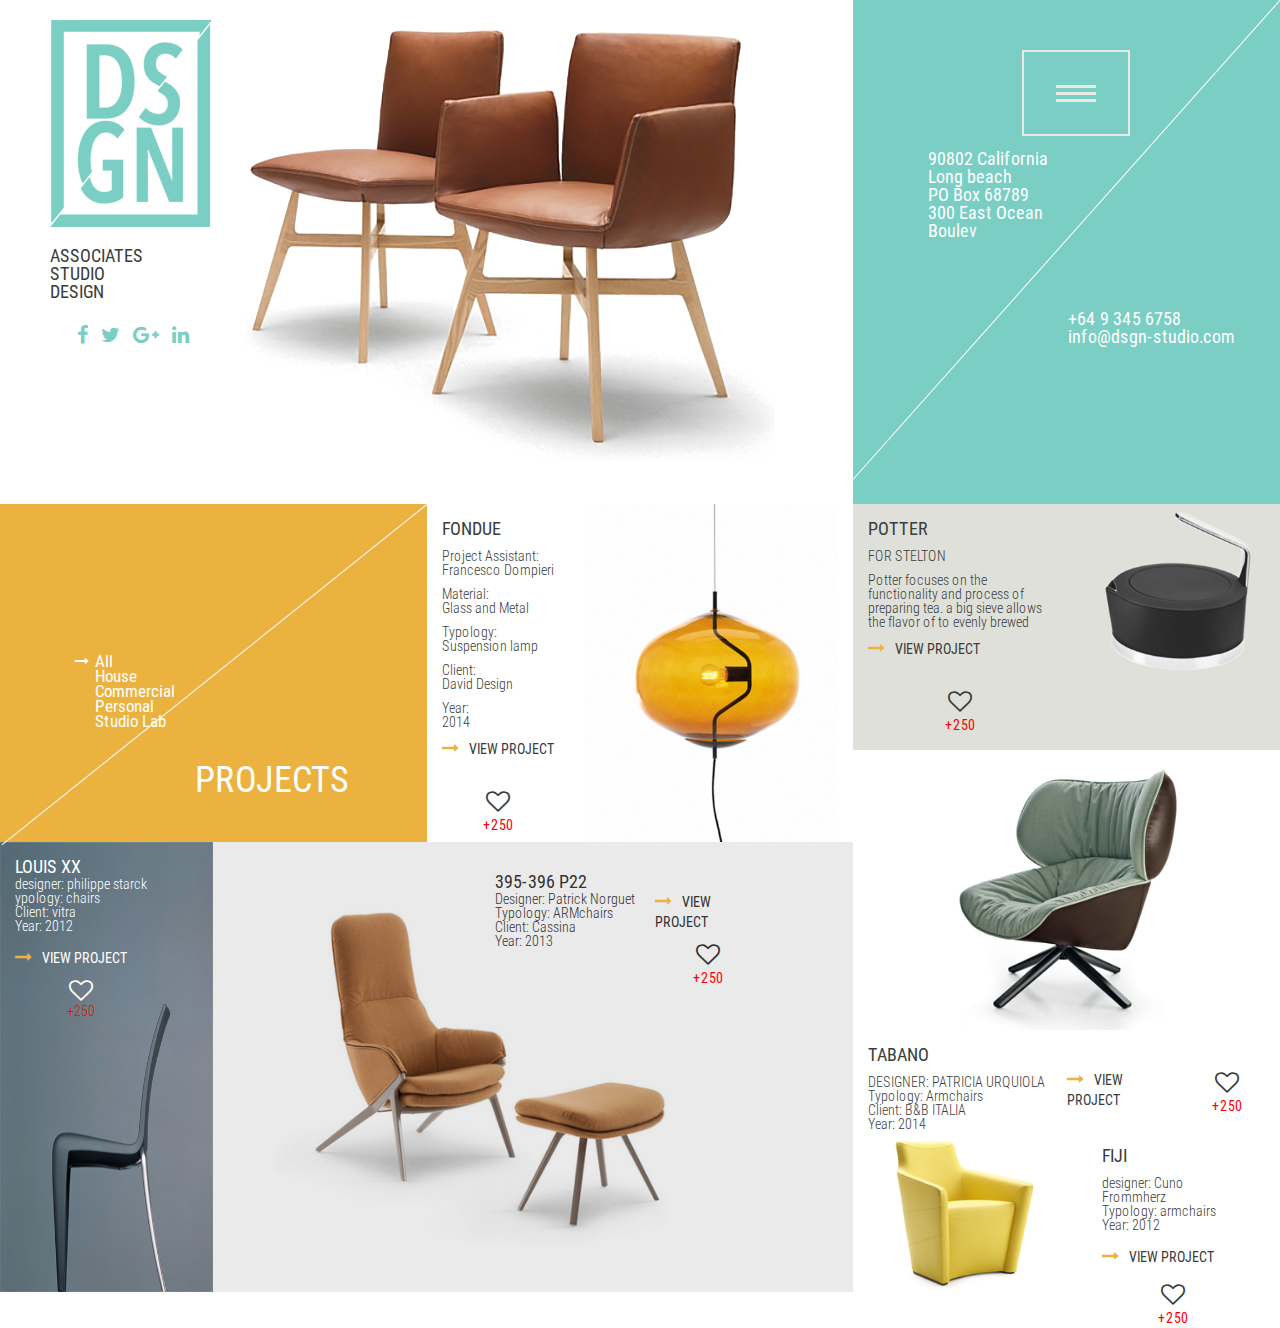
<file: index.html>
<!DOCTYPE html>
<html>
  <head>
    <meta name="viewport" content="width=device-width, initial-scale=1">
    <link rel="stylesheet" href="https://maxcdn.bootstrapcdn.com/bootstrap/3.3.7/css/bootstrap.min.css">
    <link rel="stylesheet" href="css/style.css">
    <link rel="stylesheet" href="font-awesome-4.7.0/css/font-awesome.min.css">
  </head>
  <body>
    <div class="menu"><img src="imgs/menuBar.png"></div>
    <section class="sec1 clearfix">
      <div class="col-md-8 clearfix">
        <div class="whiteB clearfix">
          <div class="col-md-3"><img src="imgs/logo.png"><span>ASSOCIATES </span><span>STUDIO </span><span>DESIGN</span>
            <ul> 
              <li> <i class="fa fa-facebook"></i></li>
              <li> <i class="fa fa-twitter"></i></li>
              <li> <i class="fa fa-google-plus"></i></li>
              <li> <i class="fa fa-linkedin"></i></li>
            </ul>
          </div>
          <div class="col-md-9"><img src="imgs/chair.png"></div>
        </div>
      </div>
      <div class="col-md-4 clearfix">
        <div class="mintBack">
          <p> <span>90802 California </span><span>Long beach </span><span>PO Box 68789 </span><span>300 East Ocean  </span><span>Boulev</span></p>
          <div class="line"></div>
          <p><span>+64 9 345 6758 </span><span>info@dsgn-studio.com</span></p>
        </div>
      </div>
    </section>
    <section class="sec2 clearfix">
      <div class="col-md-8 displayT noPadd">
        <div class="col-md-6 clearfix displayTC">
          <div class="yellow">
            <div class="blockM clearfix"><i class="fa fa-long-arrow-right"></i>
              <p><span>All</span><span>House </span><span>Commercial </span><span>Personal </span><span>Studio Lab</span></p>
            </div>
            <div class="line"></div>
            <h3>PROJECTS</h3>
          </div>
        </div>
        <div class="col-md-6 clearfix displayTC noPadd">
          <div class="col-md-4 noPadd">
            <div class="marginL auto">
              <h4>FONDUE</h4>
              <p><span class="spanL">Project Assistant: </span><span class="spanL">Francesco Dompieri</span></p>
              <p><span class="spanL">Material: </span><span class="spanL">Glass and Metal</span></p>
              <p><span class="spanL">Typology: </span><span class="spanL">Suspension lamp</span></p>
              <p><span class="spanL">Client: </span><span class="spanL"> David Design</span></p>
              <p><span class="spanL">Year: </span><span class="spanL"> 2014</span></p>
              <div class="arrowS"><i class="fa fa-long-arrow-right"></i><a>view project</a></div>
            </div>
            <center class="heart"><i class="fa fa-heart-o"></i><span>+250</span></center>
          </div>
          <div class="col-md-8"><img src="imgs/lamp.png"></div>
        </div>
      </div>
      <div class="col-md-4 noPadd gray">
        <div class="col-md-6">
          <div class="auto">
            <h4>potter</h4>
            <p><span class="spanL capt">for stelton</span></p>
            <p><span class="spanL">Potter focuses on the functionality and process of preparing tea. a big sieve allows the flavor of to evenly brewed</span></p>
            <div class="arrowS"><i class="fa fa-long-arrow-right"></i><a>view project</a></div>
          </div>
          <center class="heart"><i class="fa fa-heart-o"></i><span>+250</span></center>
        </div>
        <div class="col-md-6 noPadd"><img src="imgs/potter.png"></div>
      </div>
      <div class="col-md-4 noPadd floatR">
        <div class="col-md-12 noPadd center"><img class="custImg" src="imgs/chair2.png"></div>
        <div class="col-md-6">
          <div class="auto">
            <h4>tabano</h4><span>DESIGNER: PATRICIA URQUIOLA</span><span>Typology: Armchairs</span><span>Client: B&B ITALIA</span><span>Year: 2014</span>
          </div>
        </div>
        <div class="col-md-6 noPadd block">
          <div class="col-md-6 noPadd">
            <div class="arrowS"><i class="fa fa-long-arrow-right"></i><a>view project</a></div>
          </div>
          <div class="col-md-6 noPadd">
            <center class="heart"><i class="fa fa-heart-o"></i><span>+250</span></center>
          </div>
        </div>
      </div>
      <div class="col-md-2 noPadd backImg"><img src="imgs/backImg.png">
        <div class="textAbs auto">
          <h4>louis xx</h4><span>designer: philippe starck </span><span>ypology: chairs</span><span>Client: vitra</span><span>Year: 2012</span>
          <div class="arrowS"><i class="fa fa-long-arrow-right"></i><a>view project</a></div>
          <center class="heart"><i class="fa fa-heart-o"></i><span>+250</span></center>
        </div>
      </div>
      <div class="col-md-6 noPadd gray2 backImg"><img src="imgs/brownChair.png">
        <div class="textAbs">
          <div class="col-md-offset-5 col-md-3 noPadd">
            <div class="auto">
              <h4>395-396 P22</h4><span>Designer: Patrick Norguet</span><span>Typology: ARMchairs</span><span>Client: Cassina</span><span>Year: 2013</span>
            </div>
          </div>
          <div class="col-md-4 noPadd block">
            <div class="col-md-6 noPadd">
              <div class="arrowS"><i class="fa fa-long-arrow-right"></i><a>view project</a></div>
              <center class="heart"><i class="fa fa-heart-o"></i><span>+250</span></center>
            </div>
          </div>
        </div>
      </div>
      <div class="col-md-4 noPadd">
        <div class="col-md-6 noPadd"><img src="imgs/yellow2.png"></div>
        <div class="col-md-offset-1 col-md-4 noPadd">
          <div class="auto">
            <h4>FIJI</h4><span>designer: Cuno Frommherz</span><span>Typology: armchairs</span><span>Year: 2012</span>
          </div>
          <div class="arrowS marg10"><i class="fa fa-long-arrow-right"></i><a>view project</a></div>
          <center class="heart marg10"><i class="fa fa-heart-o"></i><span>+250</span></center>
        </div>
      </div>
    </section>
    <footer></footer>
    <script src="https://ajax.googleapis.com/ajax/libs/jquery/1.12.0/jquery.min.js"></script>
    <script src="https://maxcdn.bootstrapcdn.com/bootstrap/3.3.7/js/bootstrap.min.js"></script>
    <script src="js/js.js"></script>
  </body>
</html>
</file>
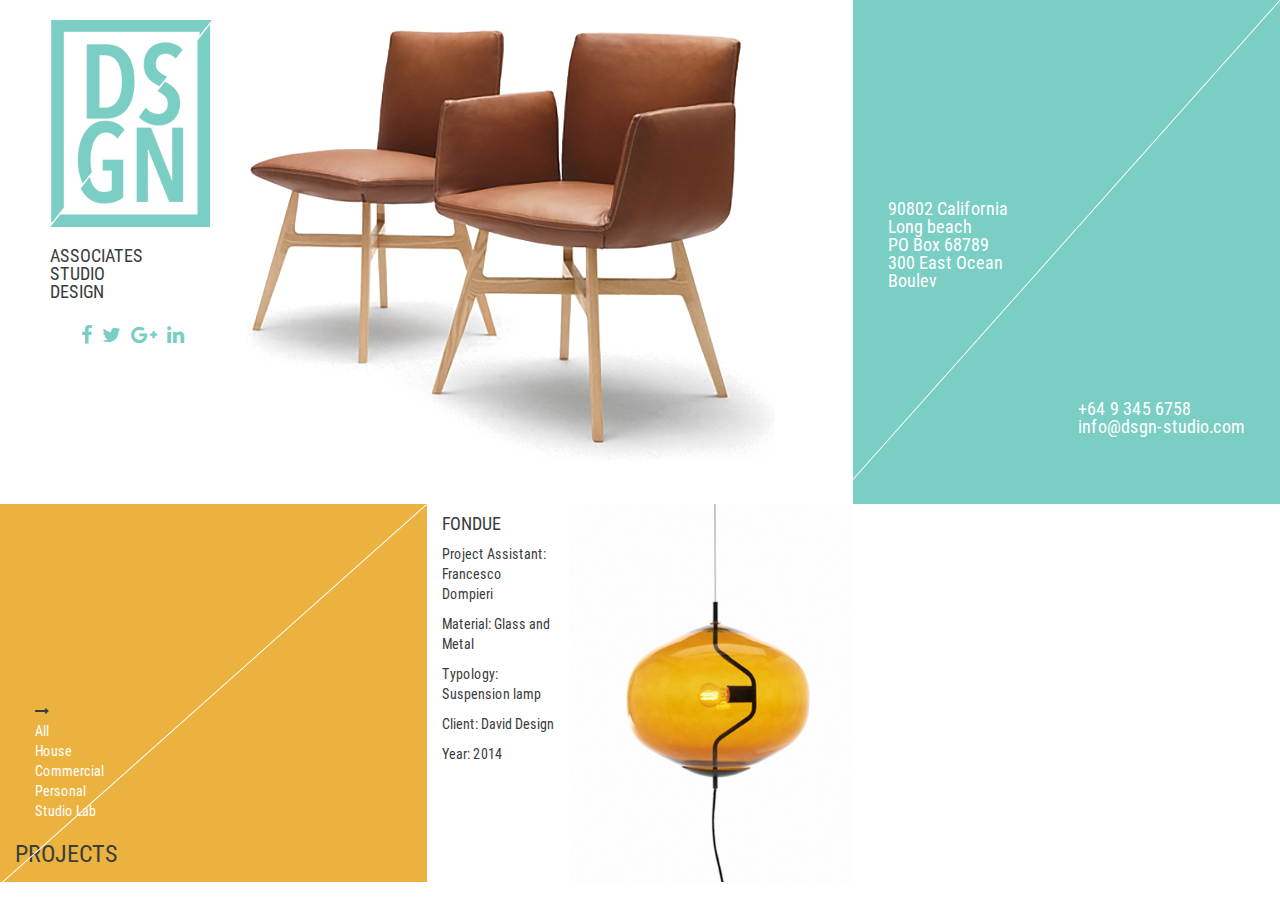
<file: studio-master/index.html>
<!DOCTYPE html><html><head><meta name="viewport" content="width=device-width, initial-scale=1"><link rel="stylesheet" href="https://maxcdn.bootstrapcdn.com/bootstrap/3.3.7/css/bootstrap.min.css"><link rel="stylesheet" href="css/style.css"><link rel="stylesheet" href="font-awesome-4.7.0/css/font-awesome.min.css"></head><body><div class="menu"><img src="imgs/menuBar.png"></div><section class="sec1"><div class="col-md-8 clearfix"><div class="whiteB clearfix"><div class="col-md-3"><img src="imgs/logo.png"><span>ASSOCIATES </span><span>STUDIO </span><span>DESIGN</span><ul> <li> <i class="fa fa-facebook"></i></li><li> <i class="fa fa-twitter"></i></li><li> <i class="fa fa-google-plus"></i></li><li> <i class="fa fa-linkedin"></i></li></ul></div><div class="col-md-9"><img src="imgs/chair.png"></div></div></div><div class="col-md-4 clearfix"><div class="mintBack"><p> <span>90802 California </span><span>Long beach </span><span>PO Box 68789 </span><span>300 East Ocean  </span><span>Boulev</span></p><div class="line"></div><p><span>+64 9 345 6758 </span><span>info@dsgn-studio.com</span></p></div></div></section><section class="sec2"><div class="col-md-8 displayT"><div class="col-md-6 clearfix displayTC"><div class="yellow"><i class="fa fa-long-arrow-right"></i><p><span>All</span><span>House </span><span>Commercial </span><span>Personal </span><span>Studio Lab</span></p><div class="line"></div><h3>PROJECTS</h3></div></div><div class="col-md-6 clearfix displayTC"><div class="col-md-4"><h4>FONDUE</h4><p><span class="spanT">Project Assistant: </span><span class="spanP">Francesco Dompieri</span></p><p><span class="spanT">Material: </span><span class="spanP">Glass and Metal</span></p><p><span class="spanT">Typology: </span><span class="spanP">Suspension lamp</span></p><p><span class="spanT">Client: </span><span class="spanP"> David Design</span></p><p><span class="spanT">Year: </span><span class="spanP"> 2014</span></p></div><div class="col-md-8"><img src="imgs/lamp.png"></div></div></div></section><footer></footer><script src="https://ajax.googleapis.com/ajax/libs/jquery/1.12.0/jquery.min.js"></script><script src="https://maxcdn.bootstrapcdn.com/bootstrap/3.3.7/js/bootstrap.min.js"></script><script src="js/js.js"></script></body></html>
</file>
<file: css/style.css>
/*fonts*/
@font-face {
  font-family: reg;
  src: url(../fonts/RobotoCondensed-Regular.ttf); }
@font-face {
  font-family: light;
  src: url(../fonts/RobotoCondensed-Light.ttf); }
/*colors*/
/*-----------public----------*/
body {
  font-family: reg;
  color: #393d3c;
  line-height: auto; }

.line {
  z-index: 1;
  height: 1px;
  background-color: white;
  position: absolute;
  top: 0;
  right: 0;
  transform-origin: top right;
  transform-style: flat;
  -webkit-transform: rotate(-48.3deg);
  /* Safari and Chrome */
  -ms-transform: rotate(-48.3deg);
  /* IE 9 */
  transform: rotate(-48.3deg); }

.displayT {
  display: table; }

.displayTC {
  display: table-cell;
  float: none; }

.marginL {
  margin-left: 15px; }

.noPadd {
  padding: 0; }

.auto {
  margin-top: 15px; }
  .auto h4 {
    text-transform: uppercase; }
  .auto span {
    line-height: 1;
    font-family: light;
    display: block; }

.gray {
  background: #dfe0d9;
  padding-bottom: 15px; }

.capt {
  text-transform: uppercase; }

.floatR {
  float: right; }

.gray2 {
  background: #eaeaea; }

body section .marg10 {
  margin-top: 15px; }

.center {
  text-align: center; }

/*------------*/
/*menu style*/
.menu {
  position: fixed;
  right: 150px;
  top: 50px;
  padding: 30px;
  border: 2px solid #e9eae2;
  z-index: 3; }

/*---sec1---*/
img {
  max-width: 100%; }

.sec1 {
  display: table;
  width: 100%;
  overflow: hidden; }
  .sec1 span {
    display: block;
    font-size: 18px;
    line-height: 1; }
  .sec1 img {
    margin-bottom: 20px; }
  .sec1 ul {
    padding: 0;
    margin-top: 15px;
    text-align: center; }
    .sec1 ul li {
      display: inline-block;
      color: #7acec3;
      list-style: none;
      font-size: 20px;
      padding: 5px; }
  .sec1 .col-md-8, .sec1 .col-md-4 {
    display: table-cell;
    float: none; }

.sec1 .col-md-4 {
  padding: 0; }

.mintBack, .yellow {
  background: #7acec3;
  padding: 0 15px;
  position: absolute;
  top: 0;
  left: 0;
  height: 100%;
  width: 100%; }
  .mintBack p:first-child, .yellow p:first-child {
    margin-top: 150px;
    margin-left: 60px; }
  .mintBack p:last-child, .yellow p:last-child {
    margin-top: 60px;
    float: left;
    margin-left: 200px; }
  .mintBack p span, .yellow p span {
    color: white;
    display: block; }

.whiteB {
  padding: 20px;
  box-sizing: border-box; }

/*-----sec2-------*/
.sec2 .line {
  -webkit-transform: rotate(-38.7deg);
  /* Safari and Chrome */
  -ms-transform: rotate(-38.7deg);
  /* IE 9 */
  transform: rotate(-38.7deg); }

.yellow {
  background: #ebb240; }
  .yellow .fa-long-arrow-right {
    display: inline-block;
    position: absolute;
    left: 0;
    color: #fff; }
  .yellow p {
    margin-left: 20px; }
  .yellow .blockM {
    position: relative;
    margin-top: 150px;
    margin-left: 60px; }
    .yellow .blockM p {
      margin-left: 20px;
      float: left;
      font-size: 17px;
      line-height: 15px;
      font-family: reg;
      margin-top: 0; }
  .yellow h3 {
    float: left;
    margin-top: 30px;
    color: #fff;
    margin-left: 180px;
    font-size: 36px;
    line-height: 20px; }

body .heart {
  margin-top: 30px; }
  body .heart i {
    text-align: center;
    font-size: 24px; }
  body .heart span {
    color: red;
    display: block;
    text-align: center; }

.arrowS i {
  color: #ebb240;
  margin-right: 10px;
  font-size: 17px; }
.arrowS a {
  text-transform: uppercase;
  color: #393d3c;
  text-decoration: none; }
.arrowS a:hover {
  text-decoration: none; }

.block {
  margin-top: 40px;
  margin-bottom: 15px; }
  .block .heart {
    margin-top: 0; }

.backImg {
  position: relative;
  height: 450px; }
  .backImg img {
    height: 100%; }
  .backImg .arrowS {
    margin-top: 15px; }
    .backImg .arrowS a {
      color: #fff; }

.textAbs {
  position: absolute;
  top: 15px;
  left: 15px;
  color: #fff;
  margin: 0; }
  .textAbs h4 {
    margin: 0; }
  .textAbs .heart {
    margin-top: 10px; }

.gray2 .textAbs {
  width: 100%; }
.gray2 span, .gray2 h4 {
  color: #333; }
.gray2 .arrowS a {
  color: #333; }
.gray2 .heart i {
  color: #333; }
.gray2 .block {
  margin-top: 20px; }

.custImg {
  max-height: 280px; }

/*# sourceMappingURL=style.css.map */
</file>
<file: studio-master/css/style.css>
/*fonts*/
@font-face {
  font-family: reg;
  src: url(../fonts/RobotoCondensed-Regular.ttf); }
@font-face {
  font-family: light;
  src: url(../fonts/RobotoCondensed-Lights.ttf); }
/*colors*/
/*-----------public----------*/
body {
  font-family: reg;
  color: #393d3c; }

.line {
  z-index: 1;
  height: 1px;
  background-color: white;
  position: absolute;
  top: 0;
  right: 0;
  transform-origin: top right;
  transform-style: flat;
  -webkit-transform: rotate(-48.3deg);
  /* Safari and Chrome */
  -ms-transform: rotate(-48.3deg);
  /* IE 9 */
  transform: rotate(-48.3deg); }

.displayT {
  display: table; }

.displayTC {
  display: table-cell;
  float: none; }

/*------------*/
/*menu style*/
.menu {
  position: fixed;
  right: 100px;
  top: 100px;
  padding: 30px;
  border: 1px solid #e9eae2; }

/*---sec1---*/
img {
  max-width: 100%; }

.sec1 {
  display: table;
  width: 100%;
  overflow: hidden; }
  .sec1 span {
    display: block;
    font-size: 18px;
    line-height: 1; }
  .sec1 img {
    margin-bottom: 20px; }
  .sec1 ul {
    padding: 0;
    margin-top: 15px;
    text-align: center; }
    .sec1 ul li {
      display: inline-block;
      color: #7acec3;
      list-style: none;
      font-size: 20px;
      padding: 5px; }
  .sec1 .col-md-8, .sec1 .col-md-4 {
    display: table-cell;
    float: none; }

.sec1 .col-md-4 {
  padding: 0; }

.mintBack, .yellow {
  background: #7acec3;
  padding: 0 15px;
  position: absolute;
  top: 0;
  left: 0;
  height: 100%;
  width: 100%; }
  .mintBack p:first-child, .yellow p:first-child {
    margin-top: 200px;
    margin-left: 20px; }
  .mintBack p:last-child, .yellow p:last-child {
    margin-top: 100px;
    margin-right: 20px;
    float: right; }
  .mintBack p span, .yellow p span {
    color: white;
    display: block; }

.whiteB {
  padding: 20px;
  box-sizing: border-box; }

/*-----sec2-------*/
.sec2 .line {
  -webkit-transform: rotate(-41.7deg);
  /* Safari and Chrome */
  -ms-transform: rotate(-41.7deg);
  /* IE 9 */
  transform: rotate(-41.7deg); }

.sec2 .col-md-8, .sec2 .col-md-6 {
  padding: 0; }

.yellow {
  background: #ebb240; }
  .yellow .fa-long-arrow-right {
    margin-top: 200px;
    margin-left: 20px; }
  .yellow p {
    margin-left: 20px; }

/*# sourceMappingURL=style.css.map */
</file>
